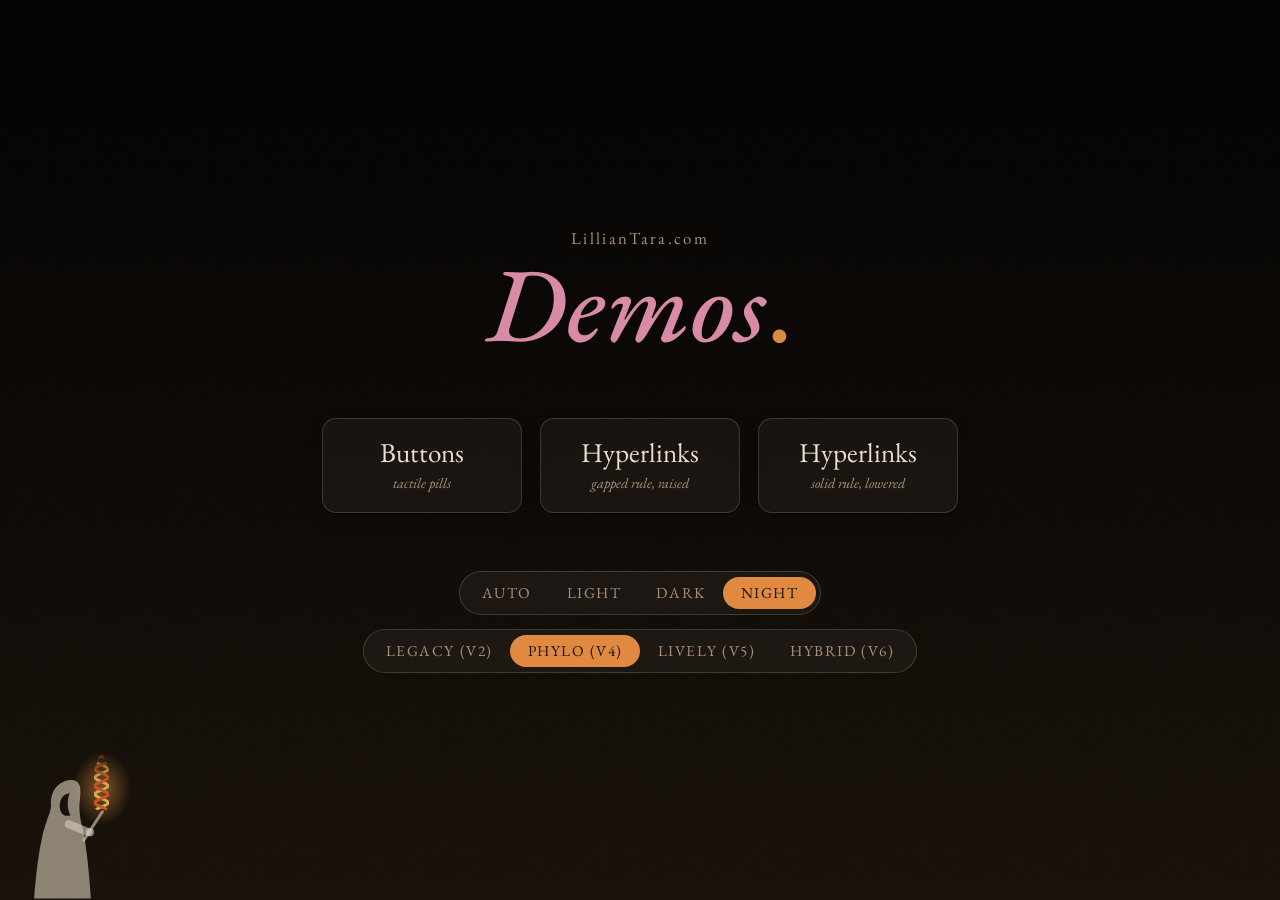
<file: index.html>
<!DOCTYPE html>
<html lang="en">
    <head>
        <title>Lillian Tara — demos</title>
        <meta charset="UTF-8">
        <meta name="viewport" content="width=device-width, initial-scale=1">
        <meta name="description" content="Demo variants for lilliantara.com">
        <meta name="theme-color" media="(prefers-color-scheme: light)" content="#f5ecdd">
        <meta name="theme-color" media="(prefers-color-scheme: dark)" content="#171009">
        <script>try{var t=localStorage.getItem("lt-theme")||"night";if(t!=="auto")document.documentElement.dataset.theme=t}catch(e){document.documentElement.dataset.theme="night"}</script>
        <link rel="icon" href="data:image/svg+xml,%3Csvg xmlns='http://www.w3.org/2000/svg' viewBox='0 0 64 64'%3E%3Ccircle cx='30' cy='34' r='13' fill='%23c96b2a'/%3E%3Ccircle cx='47' cy='15' r='5' fill='%23d98e4a'/%3E%3Ccircle cx='13' cy='49' r='4' fill='%23a34d1e'/%3E%3C/svg%3E">
        <link rel="preconnect" href="https://fonts.googleapis.com">
        <link rel="preconnect" href="https://fonts.gstatic.com" crossorigin>
        <link href="https://fonts.googleapis.com/css2?family=EB+Garamond:ital,wght@0,400..800;1,400..800&display=swap" rel="stylesheet">
        <link rel="stylesheet" href="css/default.css">
        <style>
            /* chooser-only styles — the site's own stylesheet stays untouched */

            .eyebrow {
                margin: 0;
                font-size: clamp(0.9rem, 2vw, 1.05rem);
                letter-spacing: 0.14em;
                color: var(--ink-soft);
            }

            .choices {
                display: flex;
                flex-wrap: wrap;
                justify-content: center;
                gap: clamp(0.8rem, 2vw, 1.1rem);
            }

            .choice {
                display: flex;
                flex-direction: column;
                gap: 0.3em;
                min-width: 12.5rem;
                padding: 1.15em 1.4em 1.25em;
                border: 1px solid var(--line);
                border-radius: 14px;
                background: var(--btn-bg);
                box-shadow: var(--btn-shadow);
                backdrop-filter: blur(4px);
                -webkit-backdrop-filter: blur(4px);
                text-decoration: none;
                color: inherit;
                transition:
                    transform 0.35s cubic-bezier(0.2, 0.7, 0.3, 1),
                    background 0.3s ease,
                    border-color 0.3s ease;
            }

            .choice:hover {
                transform: translateY(-3px);
                background: var(--btn-bg-hover);
                border-color: color-mix(in srgb, var(--cinnamon) 45%, transparent);
            }

            .choice:active { transform: translateY(-1px); }

            .choice:focus-visible {
                outline: 2px solid var(--cinnamon);
                outline-offset: 4px;
            }

            .choice-name {
                font-size: clamp(1.35rem, 3vw, 1.7rem);
                line-height: 1.1;
            }

            .choice-note {
                font-size: 0.9rem;
                font-style: italic;
                color: var(--ink-soft);
            }

            /* the segmented controls themselves live in default.css */
            .switches {
                display: flex;
                flex-direction: column;
                align-items: center;
                gap: clamp(0.6rem, 1.6vh, 0.9rem);
            }
        </style>
    </head>
    <body>
        <canvas id="spice-back" aria-hidden="true"></canvas>
        <canvas id="spice" aria-hidden="true"></canvas>

        <main>
            <div>
                <p class="eyebrow">LillianTara.com</p>
                <h1>Demos<span class="period">.</span></h1>
            </div>

            <nav class="choices" aria-label="Demo variants">
                <a class="choice" href="buttons.html">
                    <span class="choice-name">Buttons</span>
                    <span class="choice-note">tactile pills</span>
                </a>
                <a class="choice" href="hyperlinks.html">
                    <span class="choice-name">Hyperlinks</span>
                    <span class="choice-note">gapped rule, raised</span>
                </a>
                <a class="choice" href="hyperlinks-solid.html">
                    <span class="choice-name">Hyperlinks</span>
                    <span class="choice-note">solid rule, lowered</span>
                </a>
            </nav>

            <div class="switches">
                <div class="seg" role="group" aria-label="Theme">
                    <button type="button" data-theme-set="auto" aria-pressed="false">Auto</button>
                    <button type="button" data-theme-set="light" aria-pressed="false">Light</button>
                    <button type="button" data-theme-set="dark" aria-pressed="false">Dark</button>
                    <button type="button" data-theme-set="night" aria-pressed="true">Night</button>
                </div>

                <div class="seg" role="group" aria-label="Tree animation">
                    <button type="button" data-tree-set="legacy-v2" aria-pressed="false">Legacy (v2)</button>
                    <button type="button" data-tree-set="phylo-v4" aria-pressed="true">Phylo (v4)</button>
                    <button type="button" data-tree-set="lively-v5" aria-pressed="false">Lively (v5)</button>
                    <button type="button" data-tree-set="hybrid-v6" aria-pressed="false">Hybrid (v6)</button>
                </div>
            </div>
        </main>

        <script src="js/spice.js?v=6" defer></script>
        <script src="js/controls.js?v=6" defer></script>
        <script src="js/torch.js?v=6" defer></script>
    </body>
</html>
</file>
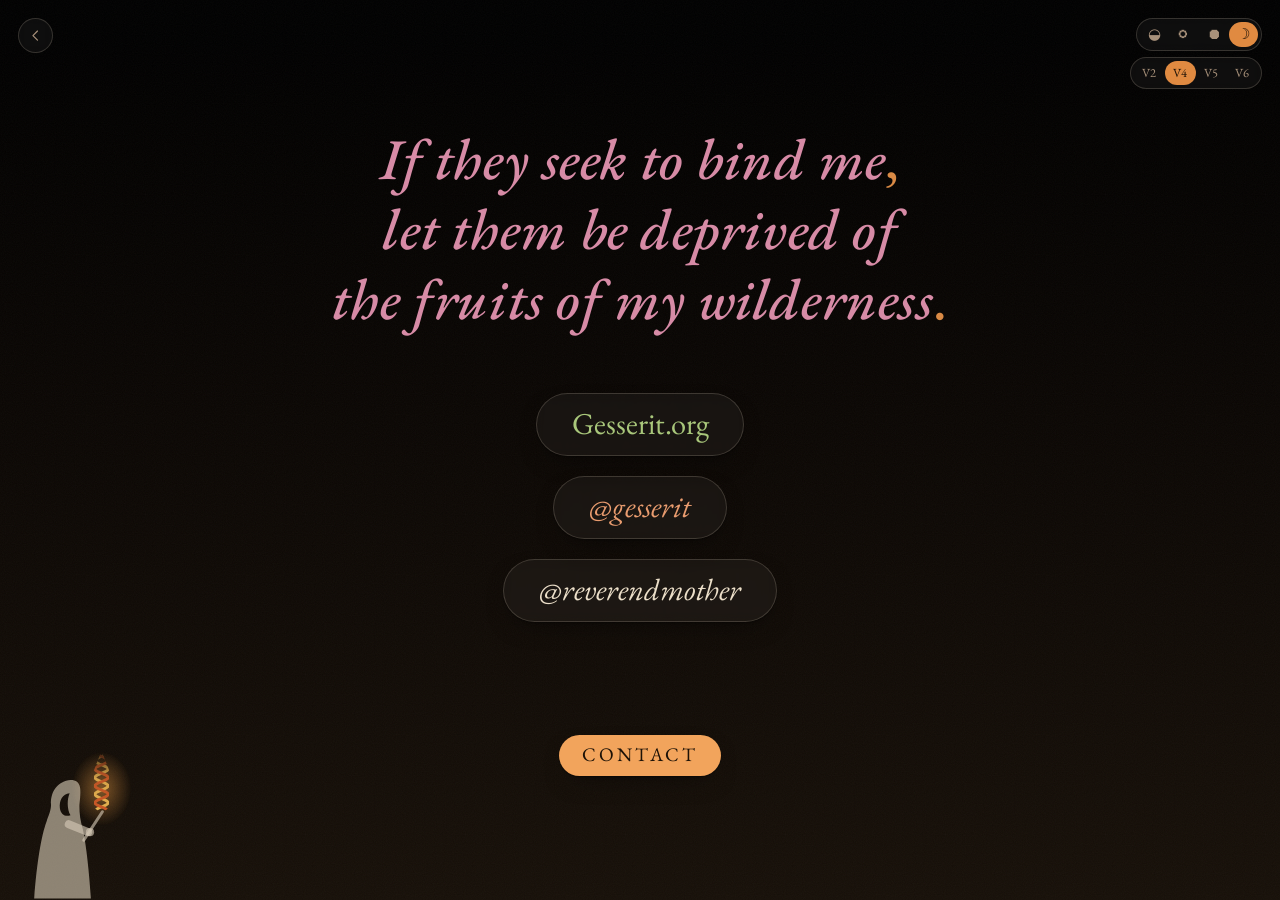
<file: buttons.html>
<!DOCTYPE html>
<html lang="en">
    <head>
        <title>Lillian Tara</title>
        <meta charset="UTF-8">
        <meta name="viewport" content="width=device-width, initial-scale=1">
        <meta name="description" content="Lillian Tara — If they seek to bind me, let them be deprived of the fruits of my wilderness.">
        <meta name="theme-color" media="(prefers-color-scheme: light)" content="#f5ecdd">
        <meta name="theme-color" media="(prefers-color-scheme: dark)" content="#171009">
        <script>try{var t=localStorage.getItem("lt-theme")||"night";if(t!=="auto")document.documentElement.dataset.theme=t}catch(e){document.documentElement.dataset.theme="night"}</script>
        <link rel="icon" href="data:image/svg+xml,%3Csvg xmlns='http://www.w3.org/2000/svg' viewBox='0 0 64 64'%3E%3Ccircle cx='30' cy='34' r='13' fill='%23c96b2a'/%3E%3Ccircle cx='47' cy='15' r='5' fill='%23d98e4a'/%3E%3Ccircle cx='13' cy='49' r='4' fill='%23a34d1e'/%3E%3C/svg%3E">
        <link rel="preconnect" href="https://fonts.googleapis.com">
        <link rel="preconnect" href="https://fonts.gstatic.com" crossorigin>
        <link href="https://fonts.googleapis.com/css2?family=EB+Garamond:ital,wght@0,400..800;1,400..800&display=swap" rel="stylesheet">
        <link rel="stylesheet" href="css/default.css">
    </head>
    <body>
        <canvas id="spice-back" aria-hidden="true"></canvas>
        <canvas id="spice" aria-hidden="true"></canvas>

        <a class="back" href="index.html" aria-label="Back to demos">
            <svg viewBox="0 0 20 20" aria-hidden="true"><path d="M12.5 4 6.5 10l6 6"/></svg>
        </a>

        <div class="site-controls">
            <div class="seg seg--mini" role="group" aria-label="Theme">
                <button type="button" data-theme-set="auto" aria-pressed="false" title="Auto"><span class="glyph">◒</span><span class="sr-only">Auto</span></button>
                <button type="button" data-theme-set="light" aria-pressed="false" title="Light"><span class="glyph">⭘</span><span class="sr-only">Light</span></button>
                <button type="button" data-theme-set="dark" aria-pressed="false" title="Dark"><span class="glyph">⏺</span><span class="sr-only">Dark</span></button>
                <button type="button" data-theme-set="night" aria-pressed="true" title="Night"><span class="glyph">☽</span><span class="sr-only">Night</span></button>
            </div>
            <div class="seg seg--mini" role="group" aria-label="Tree animation">
                <button type="button" data-tree-set="legacy-v2" aria-pressed="false" title="Legacy (v2)">v2<span class="sr-only"> — Legacy</span></button>
                <button type="button" data-tree-set="phylo-v4" aria-pressed="true" title="Phylo (v4)">v4<span class="sr-only"> — Phylo</span></button>
                <button type="button" data-tree-set="lively-v5" aria-pressed="false" title="Lively (v5)">v5<span class="sr-only"> — Lively</span></button>
                <button type="button" data-tree-set="hybrid-v6" aria-pressed="false" title="Hybrid (v6)">v6<span class="sr-only"> — Hybrid</span></button>
            </div>
        </div>

        <main>
            <h1 class="quote-title">If they seek to bind me<span class="period">,</span><br>let them be deprived of<br>the fruits of my wilderness<span class="period">.</span></h1>

            <nav class="links links--buttons" aria-label="Elsewhere">
                <a class="btn" href="https://gesserit.org">
                    <span class="site">Gesserit.org</span>
                </a>
                <a class="btn" href="https://substack.com/@gesserit">
                    <span class="handle">@gesserit</span>
                </a>
                <a class="btn" href="https://x.com/reverendmother">
                    <span class="handle">@reverendmother</span>
                </a>
            </nav>

            <a class="btn btn--contact contact" href="mailto:lillian@gesserit.org">Contact</a>
        </main>

        <script src="js/spice.js?v=6" defer></script>
        <script src="js/controls.js?v=6" defer></script>
        <script src="js/torch.js?v=6" defer></script>
    </body>
</html>
</file>
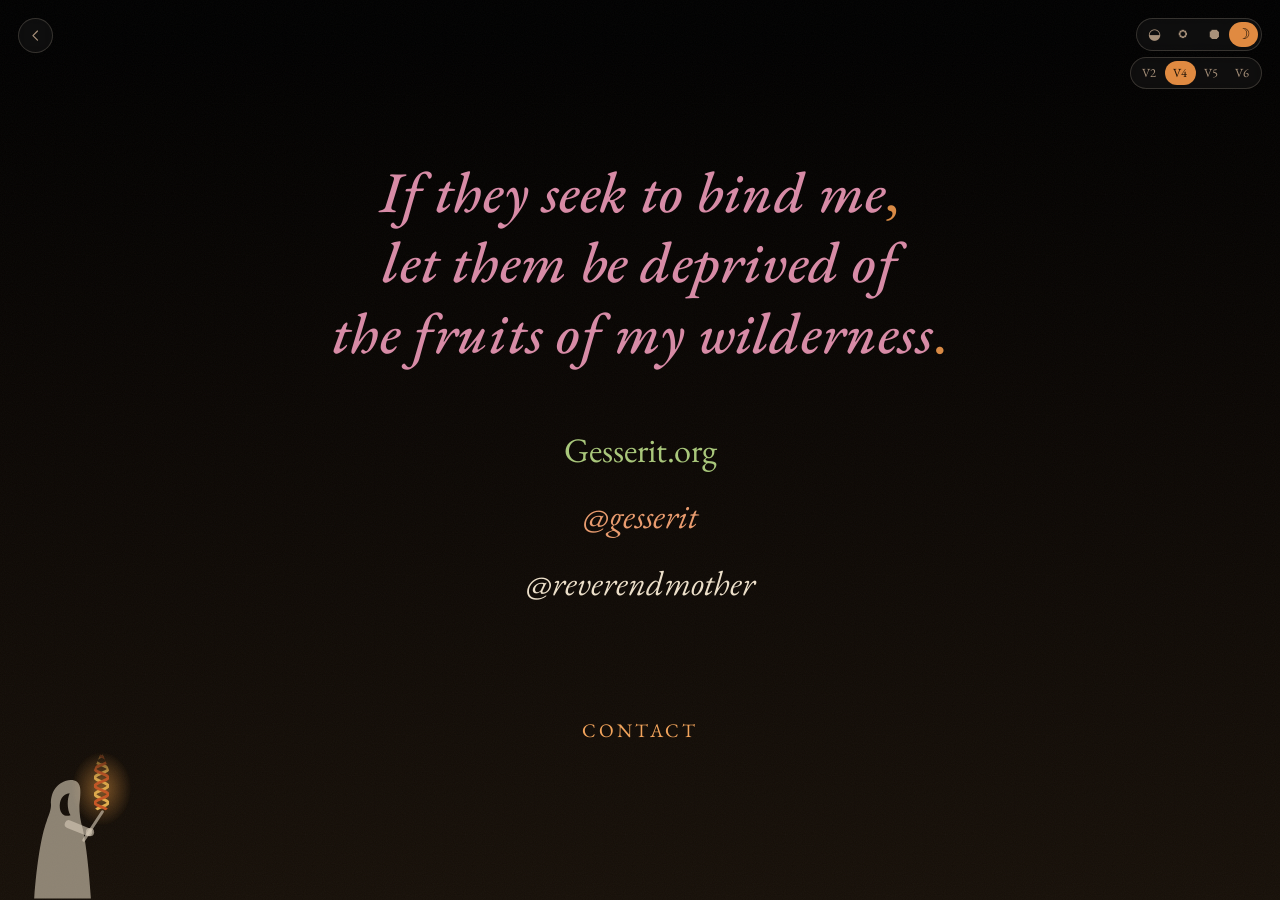
<file: hyperlinks-solid.html>
<!DOCTYPE html>
<html lang="en">
    <head>
        <title>Lillian Tara</title>
        <meta charset="UTF-8">
        <meta name="viewport" content="width=device-width, initial-scale=1">
        <meta name="description" content="Lillian Tara — If they seek to bind me, let them be deprived of the fruits of my wilderness.">
        <meta name="theme-color" media="(prefers-color-scheme: light)" content="#f5ecdd">
        <meta name="theme-color" media="(prefers-color-scheme: dark)" content="#171009">
        <script>try{var t=localStorage.getItem("lt-theme")||"night";if(t!=="auto")document.documentElement.dataset.theme=t}catch(e){document.documentElement.dataset.theme="night"}</script>
        <link rel="icon" href="data:image/svg+xml,%3Csvg xmlns='http://www.w3.org/2000/svg' viewBox='0 0 64 64'%3E%3Ccircle cx='30' cy='34' r='13' fill='%23c96b2a'/%3E%3Ccircle cx='47' cy='15' r='5' fill='%23d98e4a'/%3E%3Ccircle cx='13' cy='49' r='4' fill='%23a34d1e'/%3E%3C/svg%3E">
        <link rel="preconnect" href="https://fonts.googleapis.com">
        <link rel="preconnect" href="https://fonts.gstatic.com" crossorigin>
        <link href="https://fonts.googleapis.com/css2?family=EB+Garamond:ital,wght@0,400..800;1,400..800&display=swap" rel="stylesheet">
        <link rel="stylesheet" href="css/default.css">
    </head>
    <body class="rule-solid">
        <canvas id="spice-back" aria-hidden="true"></canvas>
        <canvas id="spice" aria-hidden="true"></canvas>

        <a class="back" href="index.html" aria-label="Back to demos">
            <svg viewBox="0 0 20 20" aria-hidden="true"><path d="M12.5 4 6.5 10l6 6"/></svg>
        </a>

        <div class="site-controls">
            <div class="seg seg--mini" role="group" aria-label="Theme">
                <button type="button" data-theme-set="auto" aria-pressed="false" title="Auto"><span class="glyph">◒</span><span class="sr-only">Auto</span></button>
                <button type="button" data-theme-set="light" aria-pressed="false" title="Light"><span class="glyph">⭘</span><span class="sr-only">Light</span></button>
                <button type="button" data-theme-set="dark" aria-pressed="false" title="Dark"><span class="glyph">⏺</span><span class="sr-only">Dark</span></button>
                <button type="button" data-theme-set="night" aria-pressed="true" title="Night"><span class="glyph">☽</span><span class="sr-only">Night</span></button>
            </div>
            <div class="seg seg--mini" role="group" aria-label="Tree animation">
                <button type="button" data-tree-set="legacy-v2" aria-pressed="false" title="Legacy (v2)">v2<span class="sr-only"> — Legacy</span></button>
                <button type="button" data-tree-set="phylo-v4" aria-pressed="true" title="Phylo (v4)">v4<span class="sr-only"> — Phylo</span></button>
                <button type="button" data-tree-set="lively-v5" aria-pressed="false" title="Lively (v5)">v5<span class="sr-only"> — Lively</span></button>
                <button type="button" data-tree-set="hybrid-v6" aria-pressed="false" title="Hybrid (v6)">v6<span class="sr-only"> — Hybrid</span></button>
            </div>
        </div>

        <main>
            <h1 class="quote-title">If they seek to bind me<span class="period">,</span><br>let them be deprived of<br>the fruits of my wilderness<span class="period">.</span></h1>

            <nav class="links" aria-label="Elsewhere">
                <a href="https://gesserit.org">
                    <span class="site">Gesserit.org</span>
                </a>
                <a href="https://substack.com/@gesserit">
                    <span class="handle">@gesserit</span>
                </a>
                <a href="https://x.com/reverendmother">
                    <span class="handle">@reverendmother</span>
                </a>
            </nav>

            <a class="contact" href="mailto:lillian@gesserit.org">Contact</a>
        </main>

        <script src="js/spice.js?v=6" defer></script>
        <script src="js/controls.js?v=6" defer></script>
        <script src="js/torch.js?v=6" defer></script>
    </body>
</html>
</file>
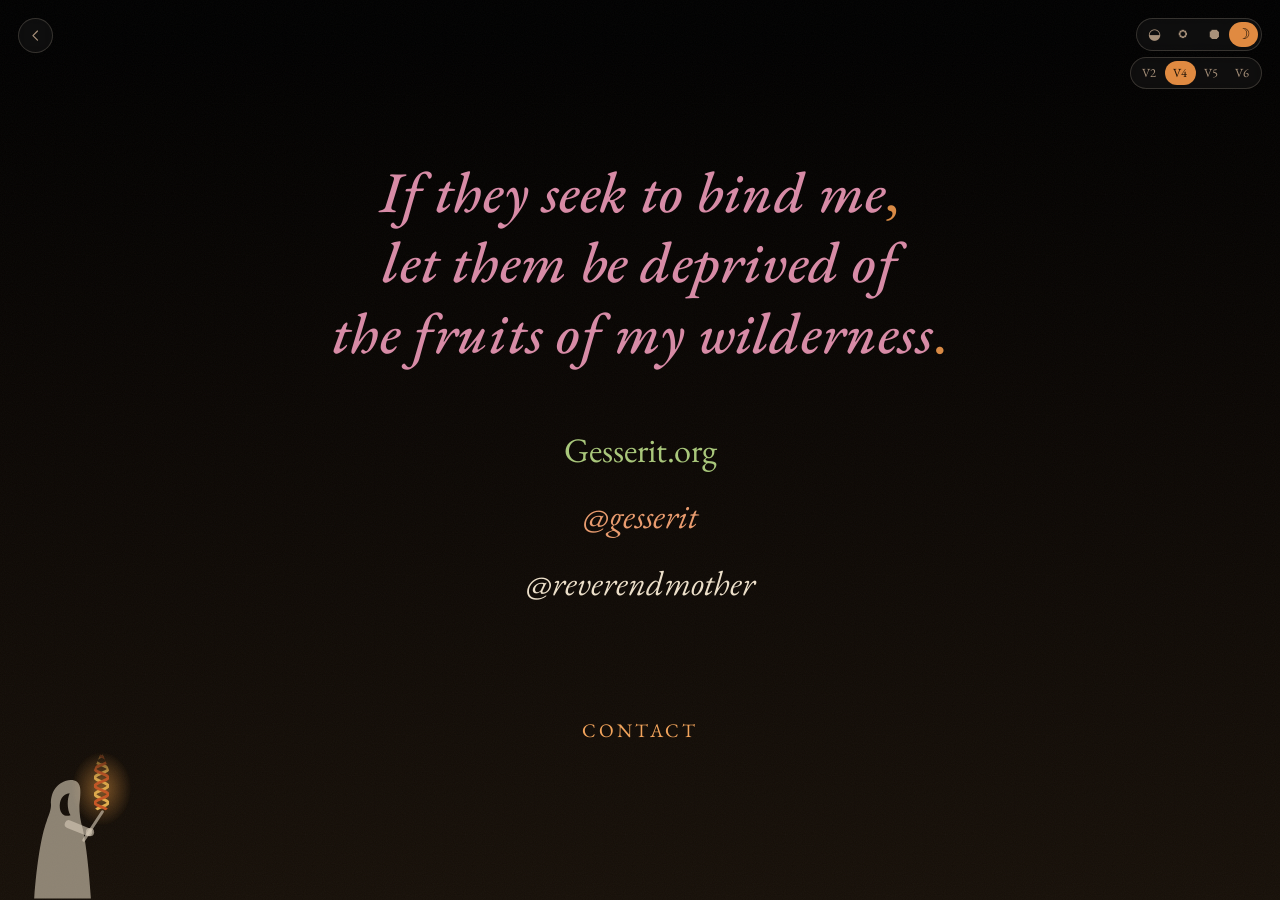
<file: hyperlinks.html>
<!DOCTYPE html>
<html lang="en">
    <head>
        <title>Lillian Tara</title>
        <meta charset="UTF-8">
        <meta name="viewport" content="width=device-width, initial-scale=1">
        <meta name="description" content="Lillian Tara — If they seek to bind me, let them be deprived of the fruits of my wilderness.">
        <meta name="theme-color" media="(prefers-color-scheme: light)" content="#f5ecdd">
        <meta name="theme-color" media="(prefers-color-scheme: dark)" content="#171009">
        <script>try{var t=localStorage.getItem("lt-theme")||"night";if(t!=="auto")document.documentElement.dataset.theme=t}catch(e){document.documentElement.dataset.theme="night"}</script>
        <link rel="icon" href="data:image/svg+xml,%3Csvg xmlns='http://www.w3.org/2000/svg' viewBox='0 0 64 64'%3E%3Ccircle cx='30' cy='34' r='13' fill='%23c96b2a'/%3E%3Ccircle cx='47' cy='15' r='5' fill='%23d98e4a'/%3E%3Ccircle cx='13' cy='49' r='4' fill='%23a34d1e'/%3E%3C/svg%3E">
        <link rel="preconnect" href="https://fonts.googleapis.com">
        <link rel="preconnect" href="https://fonts.gstatic.com" crossorigin>
        <link href="https://fonts.googleapis.com/css2?family=EB+Garamond:ital,wght@0,400..800;1,400..800&display=swap" rel="stylesheet">
        <link rel="stylesheet" href="css/default.css">
    </head>
    <body>
        <canvas id="spice-back" aria-hidden="true"></canvas>
        <canvas id="spice" aria-hidden="true"></canvas>

        <a class="back" href="index.html" aria-label="Back to demos">
            <svg viewBox="0 0 20 20" aria-hidden="true"><path d="M12.5 4 6.5 10l6 6"/></svg>
        </a>

        <div class="site-controls">
            <div class="seg seg--mini" role="group" aria-label="Theme">
                <button type="button" data-theme-set="auto" aria-pressed="false" title="Auto"><span class="glyph">◒</span><span class="sr-only">Auto</span></button>
                <button type="button" data-theme-set="light" aria-pressed="false" title="Light"><span class="glyph">⭘</span><span class="sr-only">Light</span></button>
                <button type="button" data-theme-set="dark" aria-pressed="false" title="Dark"><span class="glyph">⏺</span><span class="sr-only">Dark</span></button>
                <button type="button" data-theme-set="night" aria-pressed="true" title="Night"><span class="glyph">☽</span><span class="sr-only">Night</span></button>
            </div>
            <div class="seg seg--mini" role="group" aria-label="Tree animation">
                <button type="button" data-tree-set="legacy-v2" aria-pressed="false" title="Legacy (v2)">v2<span class="sr-only"> — Legacy</span></button>
                <button type="button" data-tree-set="phylo-v4" aria-pressed="true" title="Phylo (v4)">v4<span class="sr-only"> — Phylo</span></button>
                <button type="button" data-tree-set="lively-v5" aria-pressed="false" title="Lively (v5)">v5<span class="sr-only"> — Lively</span></button>
                <button type="button" data-tree-set="hybrid-v6" aria-pressed="false" title="Hybrid (v6)">v6<span class="sr-only"> — Hybrid</span></button>
            </div>
        </div>

        <main>
            <h1 class="quote-title">If they seek to bind me<span class="period">,</span><br>let them be deprived of<br>the fruits of my wilderness<span class="period">.</span></h1>

            <nav class="links" aria-label="Elsewhere">
                <a href="https://gesserit.org">
                    <span class="site">Gesserit.org</span>
                </a>
                <a href="https://substack.com/@gesserit">
                    <span class="handle">@gesserit</span>
                </a>
                <a href="https://x.com/reverendmother">
                    <span class="handle">@reverendmother</span>
                </a>
            </nav>

            <a class="contact" href="mailto:lillian@gesserit.org">Contact</a>
        </main>

        <script src="js/spice.js?v=6" defer></script>
        <script src="js/controls.js?v=6" defer></script>
        <script src="js/torch.js?v=6" defer></script>
    </body>
</html>
</file>
<file: css/default.css>
/* ============================================================
   lilliantara.com — shared styles
   Warm sand by day, desert night by dark. Cinnamon accents.
   ============================================================ */

/* One palette, both themes. light-dark() resolves against the used
   color-scheme, so forcing that scheme below is all a theme switch needs —
   no second copy of the palette to keep in sync. */
:root {
  color-scheme: light dark;

  --bg: light-dark(#f5ecdd, #171009);
  --bg-glow: light-dark(#fdf7ea, #261809);
  --ink: light-dark(#33261a, #ecdfc9);
  --ink-soft: light-dark(#6f5b47, #a8917a);
  --cinnamon: light-dark(#b85c1e, #e08a41);
  --cinnamon-bright: light-dark(#d3752f, #f2a45c);
  --sage: light-dark(#5f6f4a, #a3b784);
  --quote: light-dark(#792346, #d78ba6);
  --punct: #d98a45; /* the tree orange, both themes */
  --site-green: light-dark(#4d742c, #a9c77b);
  --site-green-bright: light-dark(#5f8a38, #c2d996);
  --peach: light-dark(#de7f4f, #e99c6f);
  --peach-bright: light-dark(#ef9463, #f6b488);
  --mother-ink: light-dark(#000000, #ecdfc9);
  --mother-ink-bright: light-dark(#40301d, #ffffff);
  --line: light-dark(rgba(51, 38, 26, 0.16), rgba(236, 223, 201, 0.18));
  --btn-bg: light-dark(rgba(255, 255, 255, 0.40), rgba(255, 255, 255, 0.045));
  --btn-bg-hover: light-dark(rgba(255, 255, 255, 0.72), rgba(255, 255, 255, 0.10));
  --btn-shadow:
    0 1px 2px light-dark(rgba(51, 38, 26, 0.07), rgba(0, 0, 0, 0.40)),
    0 10px 28px -14px light-dark(rgba(51, 38, 26, 0.30), rgba(0, 0, 0, 0.65));
  --contact-ink: light-dark(#fdf4e8, #1d1207);
  --grain-opacity: 0.055;
  --bg-image: radial-gradient(120% 90% at 50% 12%, var(--bg-glow), var(--bg) 72%);
  --flame-a: #ffc65a;
  --flame-b: #e2622c;
  --flame-glow: #ff9d3d;
}

/* the controls write these to override the OS preference */
:root[data-theme="light"] { color-scheme: only light; }
:root[data-theme="dark"]  { color-scheme: only dark; }

/* Night: the dark palette under a blacker sky. Everything resolves to its
   dark value, and the ground fades from true black at the top down to the
   familiar desert brown. */
:root[data-theme="night"] {
  color-scheme: only dark;
  --bg-image: linear-gradient(180deg, #000000 0%, #0b0704 46%, #171009 100%);
  --grain-opacity: 0.04;
  --flame-glow: #ffab4d;
}

/* ---------- base ---------- */

* { box-sizing: border-box; }

html, body { margin: 0; }

body {
  font-family: "EB Garamond", Garamond, Georgia, serif;
  color: var(--ink);
  background-color: var(--bg);
  background-image: var(--bg-image);
  background-attachment: fixed;
  min-height: 100svh;
  text-align: center;
  overflow-x: hidden;
  -webkit-font-smoothing: antialiased;
}

/* faint paper / dune grain */
body::before {
  content: "";
  position: fixed;
  inset: 0;
  z-index: 1;
  pointer-events: none;
  opacity: var(--grain-opacity);
  background-image: url("data:image/svg+xml,%3Csvg xmlns='http://www.w3.org/2000/svg' width='160' height='160'%3E%3Cfilter id='n'%3E%3CfeTurbulence type='fractalNoise' baseFrequency='0.9' numOctaves='2'/%3E%3C/filter%3E%3Crect width='100%25' height='100%25' filter='url(%23n)'/%3E%3C/svg%3E");
}

::selection {
  background: color-mix(in srgb, var(--cinnamon) 30%, transparent);
}

/* visible to screen readers only — the mini theme buttons show a glyph */
.sr-only {
  position: absolute;
  width: 1px;
  height: 1px;
  margin: -1px;
  padding: 0;
  overflow: hidden;
  clip-path: inset(50%);
  white-space: nowrap;
  border: 0;
}

/* Three layers, back to front:
   #spice-back (dunes, scattered stars)  <  grain  <  #spice (trees, cursor
   dust)  <  main (text and buttons). Neither canvas ever blocks a click. */
#spice,
#spice-back {
  position: fixed;
  inset: 0;
  width: 100%;
  height: 100%;
  pointer-events: none;
}

#spice-back { z-index: 0; }
#spice { z-index: 2; }

main {
  position: relative;
  z-index: 3;
  min-height: 100svh;
  display: flex;
  flex-direction: column;
  align-items: center;
  /* "safe" keeps the top reachable when a short window makes main scroll */
  justify-content: safe center;
  gap: clamp(2.4rem, 6.5vh, 4.2rem);
  padding: clamp(2rem, 6vh, 4rem) 1.25rem;
}

/* ---------- core ---------- */

h1 {
  margin: 0;
  font-size: clamp(3.2rem, 10vw, 6.6rem);
  font-weight: 500;
  font-style: italic;
  letter-spacing: 0.01em;
  line-height: 1.05;
  text-wrap: balance;
  color: var(--quote);
}

/* the three-line quote runs long, so it sits a size below the old title */
h1.quote-title {
  font-size: clamp(1.65rem, 4.6vw, 3.6rem);
  line-height: 1.22;
}

/* punctuation as motes of spice */
h1 .period {
  color: var(--punct);
  font-style: normal;
  display: inline-block;
  animation: breathe 5.5s ease-in-out 2.4s infinite;
}

/* let the comma and the full stop breathe out of phase */
h1 .period:first-of-type { animation-delay: 1.6s; }

@keyframes breathe {
  0%, 100% { opacity: 1; }
  50%      { opacity: 0.5; }
}

.links {
  display: flex;
  flex-direction: column;
  align-items: center;
  gap: clamp(0.9rem, 2.2vh, 1.5rem);
  font-size: clamp(1.5rem, 3.4vw, 2.15rem);
  line-height: 1.25;
}

a {
  color: inherit;
  text-decoration: none;
}

a:focus-visible {
  outline: 2px solid var(--cinnamon);
  outline-offset: 4px;
  border-radius: 6px;
}

.handle {
  color: var(--cinnamon);
  font-style: italic;
  transition: color 0.3s ease, text-shadow 0.3s ease;
}

.site {
  color: var(--site-green);
  transition: color 0.3s ease, text-shadow 0.3s ease;
}

/* each handle wears its own color, keyed on where it points */
a[href*="substack.com"] .handle { color: var(--peach); }
a[href*="x.com"] .handle { color: var(--mother-ink); }

a[href*="substack.com"]:hover .handle {
  color: var(--peach-bright);
  text-shadow: 0 0 18px color-mix(in srgb, var(--peach-bright) 40%, transparent);
}

a[href*="x.com"]:hover .handle {
  color: var(--mother-ink-bright);
  text-shadow: 0 0 18px color-mix(in srgb, var(--mother-ink) 28%, transparent);
}

a:hover .site {
  color: var(--site-green-bright);
  text-shadow: 0 0 18px color-mix(in srgb, var(--site-green-bright) 35%, transparent);
}

/* ---------- plain-link variant ---------- */

.links a:not(.btn) {
  position: relative;
  padding: 0.05em 0.15em;
  /* the gap stops below are positions along this line — wrapping would
     slide the text out from under them */
  white-space: nowrap;
}

/* The rule lives in its own box so the centre-out wipe can clip it without
   clipping the text, and so gaps can be cut straight into it. Same reveal as
   before: zero width at the centre, opening outwards. */
.links a:not(.btn)::after {
  content: "";
  position: absolute;
  /* inset by the link's own padding so the rule never outruns the text */
  left: 0.15em;
  right: 0.15em;
  bottom: 0.17em; /* 3px above where the rule originally sat */
  height: 1.5px;
  background: var(--cinnamon);
  clip-path: inset(0 50%);
  transition: clip-path 0.45s cubic-bezier(0.2, 0.7, 0.3, 1);
}

.links a:not(.btn):hover::after {
  clip-path: inset(0);
}

/* Gaps at the @ and g descenders, measured off each link's own text and
   expressed as a share of its width — so they hold as the type scales.
   Keyed on href rather than order, since the positions belong to the words.
   Each rule also borrows its link's own text color. */

/* "@reverendmother" — the @ opens the line, so the rule starts a
   comfortable ~0.13em after it */
.links a[href*="x.com"]::after {
  background: linear-gradient(90deg,
    transparent 0 13.4%, var(--mother-ink) 13.4%);
}

/* "@gesserit" — the @ and the g descender sit shoulder to shoulder,
   so one gap covers both, plus the same breathing room */
.links a[href*="substack.com"]::after {
  background: linear-gradient(90deg,
    transparent 0 38.4%, var(--peach) 38.4%);
}

/* the g ends this line, so the rule stops the same margin short of it */
.links a[href^="https://gesserit.org"]::after {
  background: linear-gradient(90deg, var(--site-green) 0 87.5%, transparent 87.5%);
}

/* ---------- solid-rule variant (hyperlinks-solid.html) ---------- */

/* No gaps: the rule drops below the deepest descender instead. The g tail
   reaches 8px under the baseline, so this clears it by roughly 3.5px. */
.rule-solid .links a:not(.btn)::after {
  bottom: -0.15em;
}

.rule-solid .links a[href*="x.com"]::after { background: var(--mother-ink); }
.rule-solid .links a[href*="substack.com"]::after { background: var(--peach); }
.rule-solid .links a[href^="https://gesserit.org"]::after { background: var(--site-green); }

.contact {
  font-size: clamp(1rem, 2vw, 1.2rem);
  letter-spacing: 0.16em;
  text-transform: uppercase;
  color: var(--cinnamon-bright);
  margin-top: clamp(1.6rem, 6vh, 3.5rem);
  transition: color 0.3s ease, letter-spacing 0.45s cubic-bezier(0.2, 0.7, 0.3, 1);
}

a.contact:not(.btn):hover {
  color: var(--cinnamon);
  letter-spacing: 0.22em;
}

/* ---------- button variant ---------- */

.links--buttons {
  font-size: clamp(1.35rem, 3vw, 1.9rem);
}

.btn {
  display: inline-block;
  padding: 0.34em 1.15em 0.42em;
  border: 1px solid var(--line);
  border-radius: 999px;
  background: var(--btn-bg);
  box-shadow: var(--btn-shadow);
  backdrop-filter: blur(4px);
  -webkit-backdrop-filter: blur(4px);
  transition:
    transform 0.35s cubic-bezier(0.2, 0.7, 0.3, 1),
    background 0.3s ease,
    border-color 0.3s ease,
    box-shadow 0.35s ease;
}

.btn:hover {
  transform: translateY(-2px);
  background: var(--btn-bg-hover);
  border-color: color-mix(in srgb, var(--cinnamon) 45%, transparent);
}

.btn:active {
  transform: translateY(0) scale(0.985);
  transition-duration: 0.1s;
}

.btn--contact {
  background: var(--cinnamon-bright);
  border-color: transparent;
  color: var(--contact-ink);
}

.btn--contact:hover {
  background: var(--cinnamon);
  border-color: transparent;
}

/* ---------- segmented controls (theme + tree animation) ----------
   One control style, two sizes: full-size on the demo page, mini in
   the corner of every other page. */

.seg {
  display: inline-flex;
  padding: 0.28rem;
  border: 1px solid var(--line);
  border-radius: 999px;
  background: var(--btn-bg);
  backdrop-filter: blur(4px);
  -webkit-backdrop-filter: blur(4px);
}

.seg button {
  /* fluid so the four-up animation switch stays on one row down to 320px —
     both clamps sit at their maximum from ~430px up, so desktop is unchanged */
  padding: 0.42em clamp(0.34em, 2.3vw, 1.15em);
  border: 0;
  border-radius: 999px;
  background: none;
  font: inherit;
  font-size: clamp(0.55rem, 2.7vw, 0.95rem);
  letter-spacing: clamp(0.02em, 0.5vw, 0.1em);
  text-transform: uppercase;
  white-space: nowrap;
  color: var(--ink-soft);
  cursor: pointer;
  transition: background 0.3s ease, color 0.3s ease;
}

.seg button:hover { color: var(--ink); }

.seg button[aria-pressed="true"] {
  background: var(--cinnamon);
  color: var(--contact-ink);
}

.seg button:focus-visible {
  outline: 2px solid var(--cinnamon);
  outline-offset: 3px;
}

/* ---------- corner furniture (every page but the demo index) ---------- */

.back,
.site-controls {
  position: fixed;
  top: clamp(0.7rem, 2.2vh, 1.15rem);
  z-index: 4;
}

.back {
  left: clamp(0.7rem, 2.2vw, 1.15rem);
  display: grid;
  place-items: center;
  width: 2.15rem;
  height: 2.15rem;
  border: 1px solid var(--line);
  border-radius: 999px;
  background: var(--btn-bg);
  backdrop-filter: blur(4px);
  -webkit-backdrop-filter: blur(4px);
  color: var(--ink-soft);
  transition:
    color 0.3s ease,
    background 0.3s ease,
    border-color 0.3s ease,
    transform 0.35s cubic-bezier(0.2, 0.7, 0.3, 1);
}

.back svg {
  width: 0.95rem;
  height: 0.95rem;
  fill: none;
  stroke: currentColor;
  stroke-width: 1.6;
  stroke-linecap: round;
  stroke-linejoin: round;
}

.back:hover {
  color: var(--ink);
  background: var(--btn-bg-hover);
  border-color: color-mix(in srgb, var(--cinnamon) 45%, transparent);
  transform: translateX(-3px);
}

.back:active { transform: translateX(-1px); }

.site-controls {
  right: clamp(0.7rem, 2.2vw, 1.15rem);
  display: flex;
  flex-direction: column;
  align-items: flex-end;
  gap: 0.38rem;
}

.seg--mini { padding: 0.18rem; }

.seg--mini button {
  padding: 0.3em 0.62em;
  font-size: 0.78rem;
  letter-spacing: 0.06em;
}

/* the theme glyphs are symbols, not words — keep them upright and even */
.seg--mini .glyph {
  font-size: 0.92rem;
  letter-spacing: 0;
  line-height: 1;
}

@media (max-width: 30rem) {
  .seg--mini button { padding: 0.28em 0.5em; font-size: 0.72rem; }
  .back { width: 1.95rem; height: 1.95rem; }
}

/* the very narrowest phones: hand the gutter back to the four-up control */
@media (max-width: 22rem) {
  main { padding-inline: 0.5rem; }
}

/* ---------- the torch-bearer ---------- */

.torch {
  position: fixed;
  left: clamp(0.4rem, 1.6vw, 1.4rem);
  bottom: 0;
  z-index: 4;
  width: clamp(74px, 9vw, 116px);
  height: auto;
  pointer-events: none;
  opacity: 0.9;
}

.torch-body {
  fill: var(--ink);
  opacity: 0.62;
}

.torch-arm {
  stroke: var(--ink);
  stroke-width: 9;
  stroke-linecap: round;
  opacity: 0.62;
  fill: none;
}

.torch-staff {
  stroke: var(--ink);
  stroke-width: 3.4;
  stroke-linecap: round;
  opacity: 0.62;
  fill: none;
}

.torch-strand {
  fill: none;
  stroke-width: 3.2;
  stroke-linecap: round;
}

.torch-strand--a { stroke: var(--flame-a); }
.torch-strand--b { stroke: var(--flame-b); }

/* the helix is drawn one wavelength longer than it shows, so sliding it
   up by exactly one wavelength returns it to where it began */
.torch-helix {
  animation: helix 1.9s linear infinite;
}

@keyframes helix {
  to { transform: translateY(-19px); }
}

.torch-glow { animation: emberglow 2.7s ease-in-out infinite; }

@keyframes emberglow {
  0%, 100% { opacity: 0.85; transform: scale(1); }
  35%      { opacity: 1;    transform: scale(1.07); }
  70%      { opacity: 0.7;  transform: scale(0.95); }
}

/* the flame breathes on its own clock, so it never looks metronomic */
.torch-helix,
.torch-glow { transform-box: fill-box; transform-origin: center; }

@media (max-width: 30rem) {
  .torch { width: 66px; opacity: 0.8; }
}

/* ---------- entrance ---------- */

@keyframes rise {
  from {
    opacity: 0;
    transform: translateY(16px);
  }
}

h1,
.links a,
.contact {
  animation: rise 0.95s cubic-bezier(0.2, 0.7, 0.3, 1) both;
}

.back,
.site-controls {
  animation: rise 0.95s cubic-bezier(0.2, 0.7, 0.3, 1) both;
  animation-delay: 0.85s;
}

h1 { animation-delay: 0.1s; }
.links a:nth-child(1) { animation-delay: 0.32s; }
.links a:nth-child(2) { animation-delay: 0.44s; }
.links a:nth-child(3) { animation-delay: 0.56s; }
.contact { animation-delay: 0.72s; }

/* ---------- reduced motion ---------- */

@media (prefers-reduced-motion: reduce) {
  *,
  *::before,
  *::after {
    animation-duration: 0.001s !important;
    animation-delay: 0s !important;
    animation-iteration-count: 1 !important;
    transition: none !important;
  }
}
</file>
